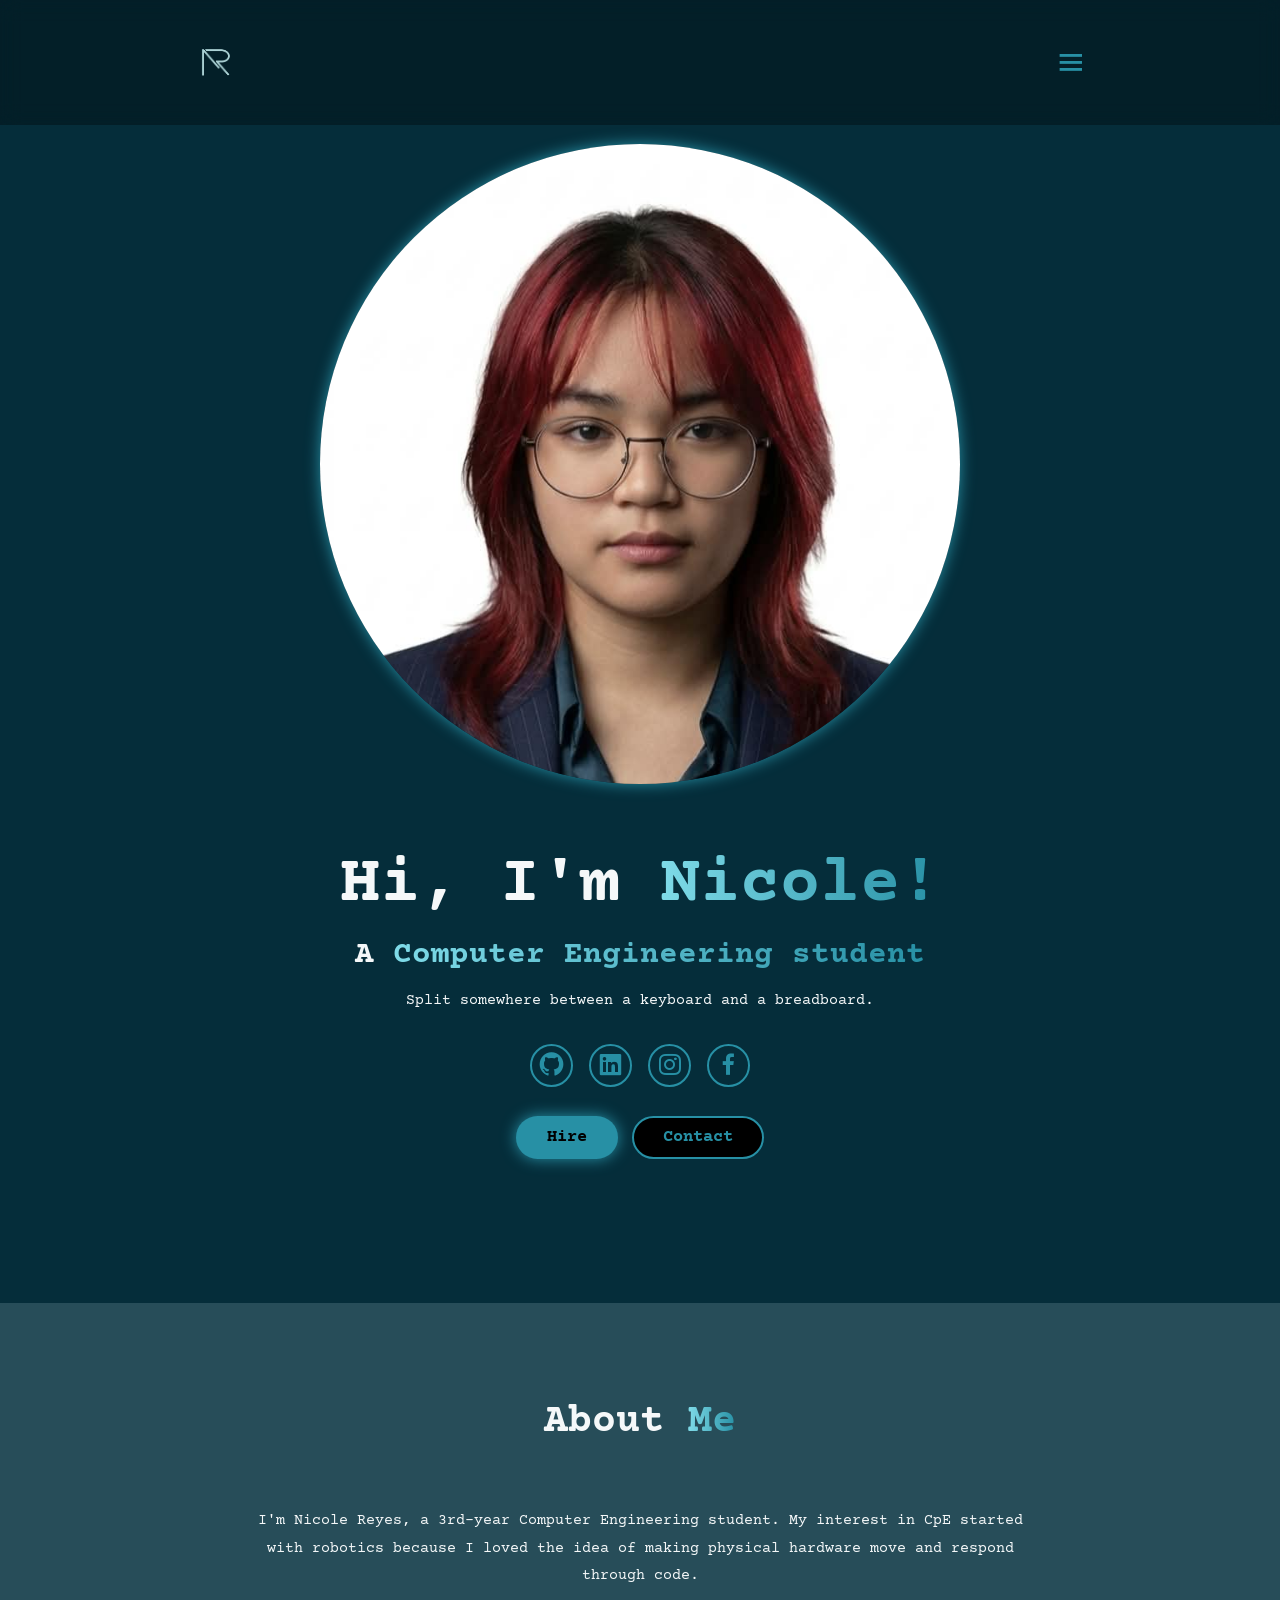
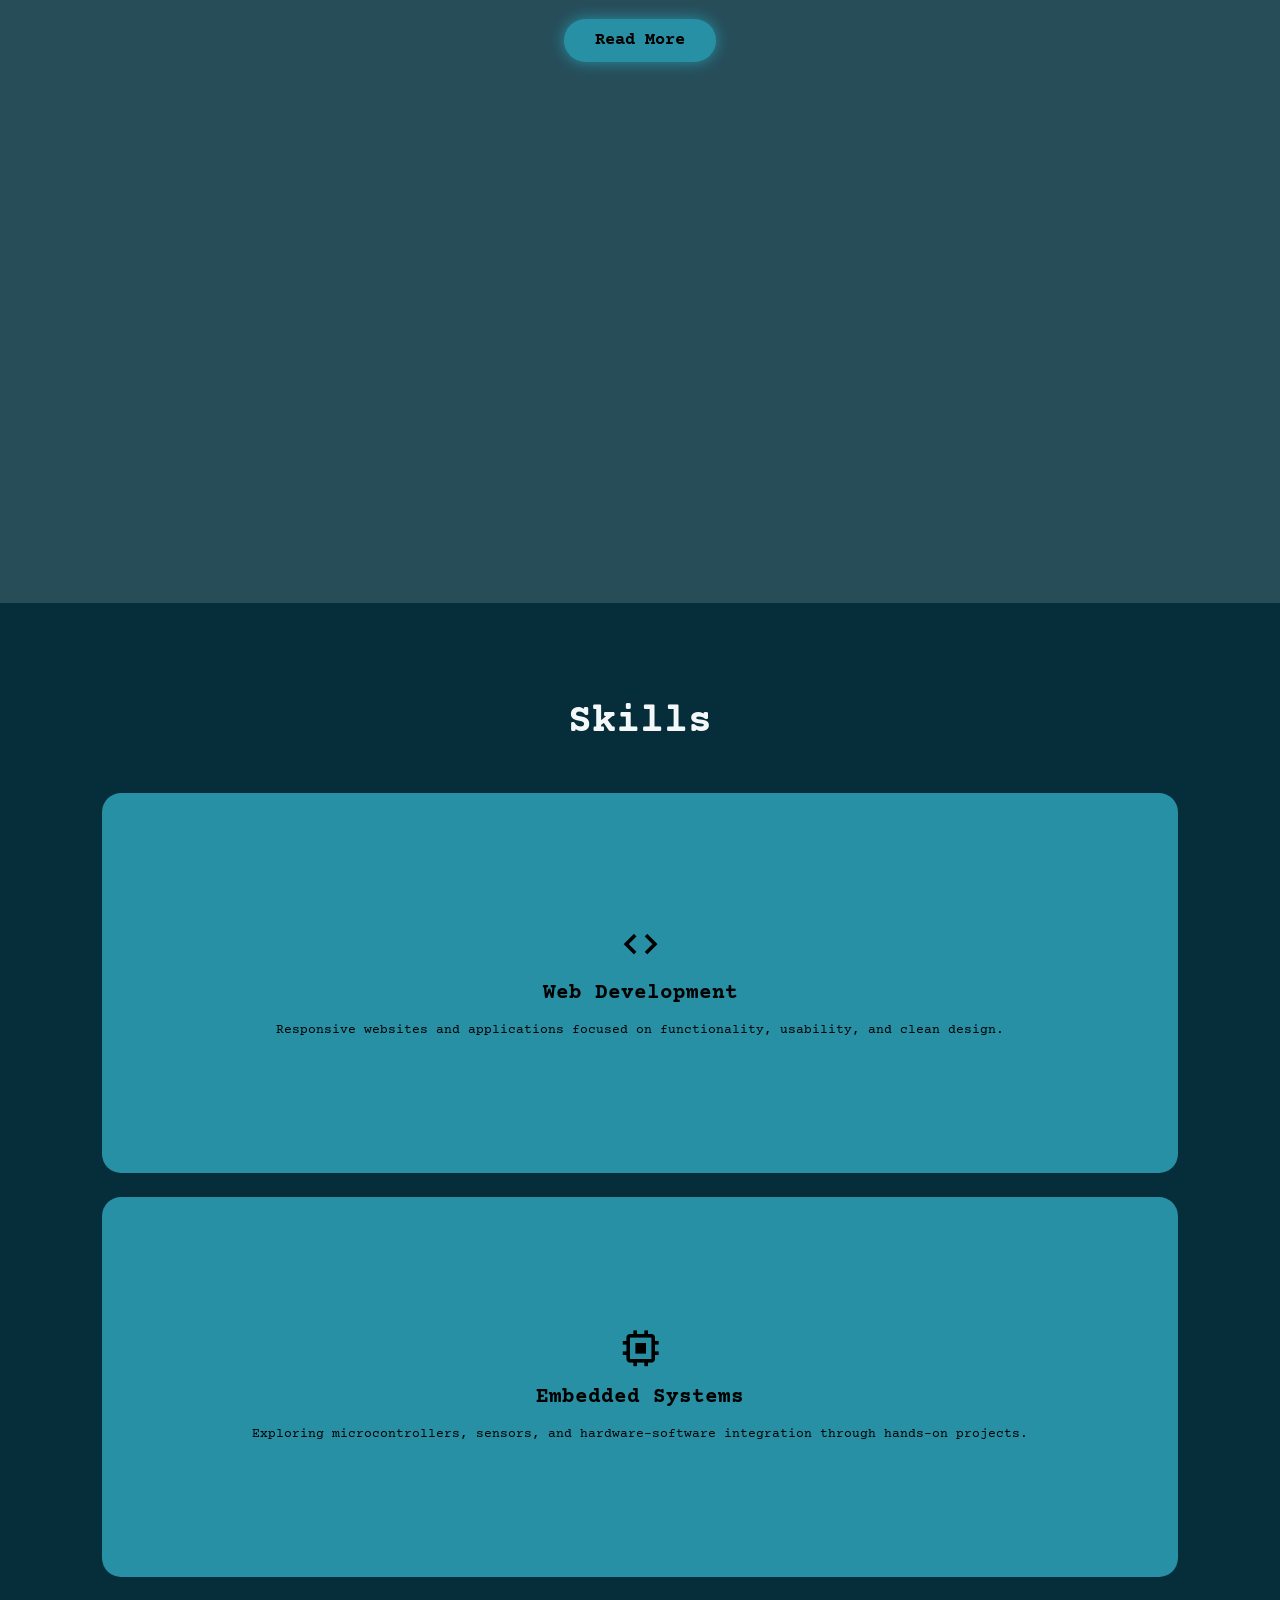
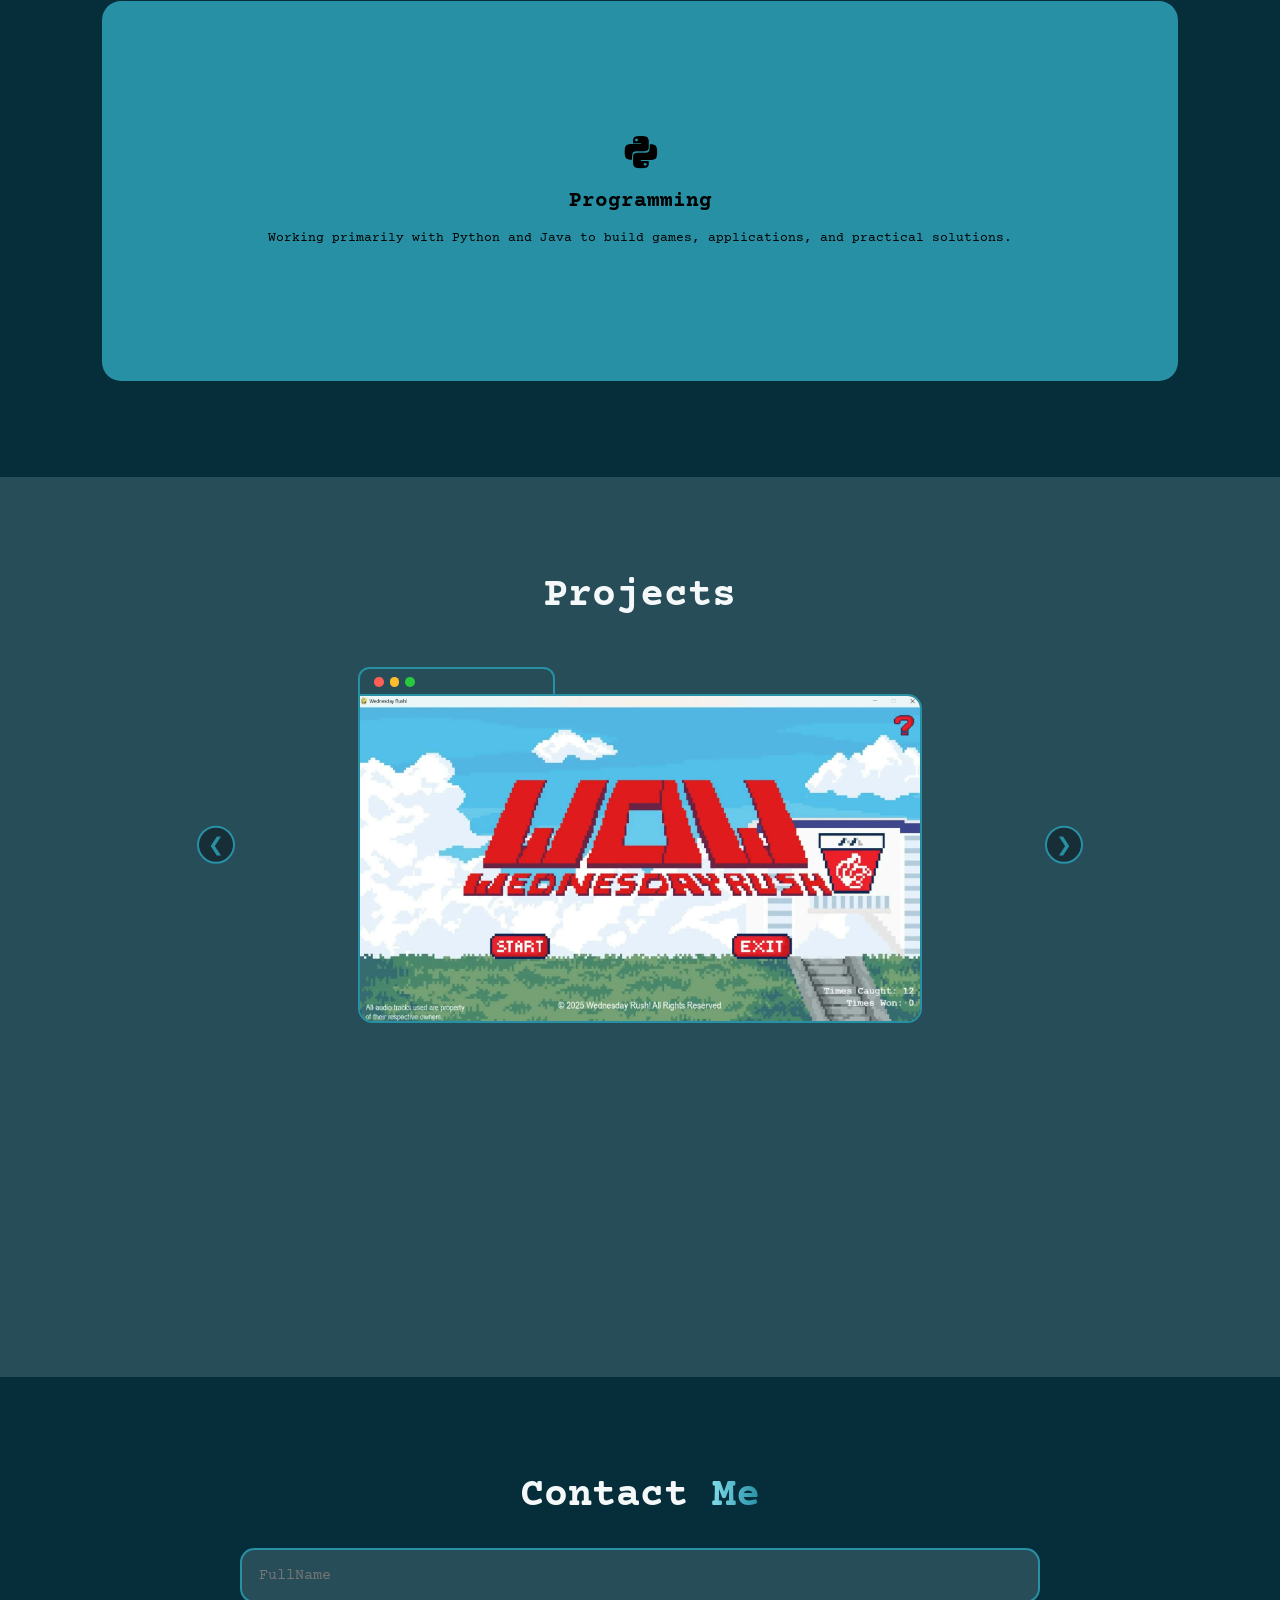
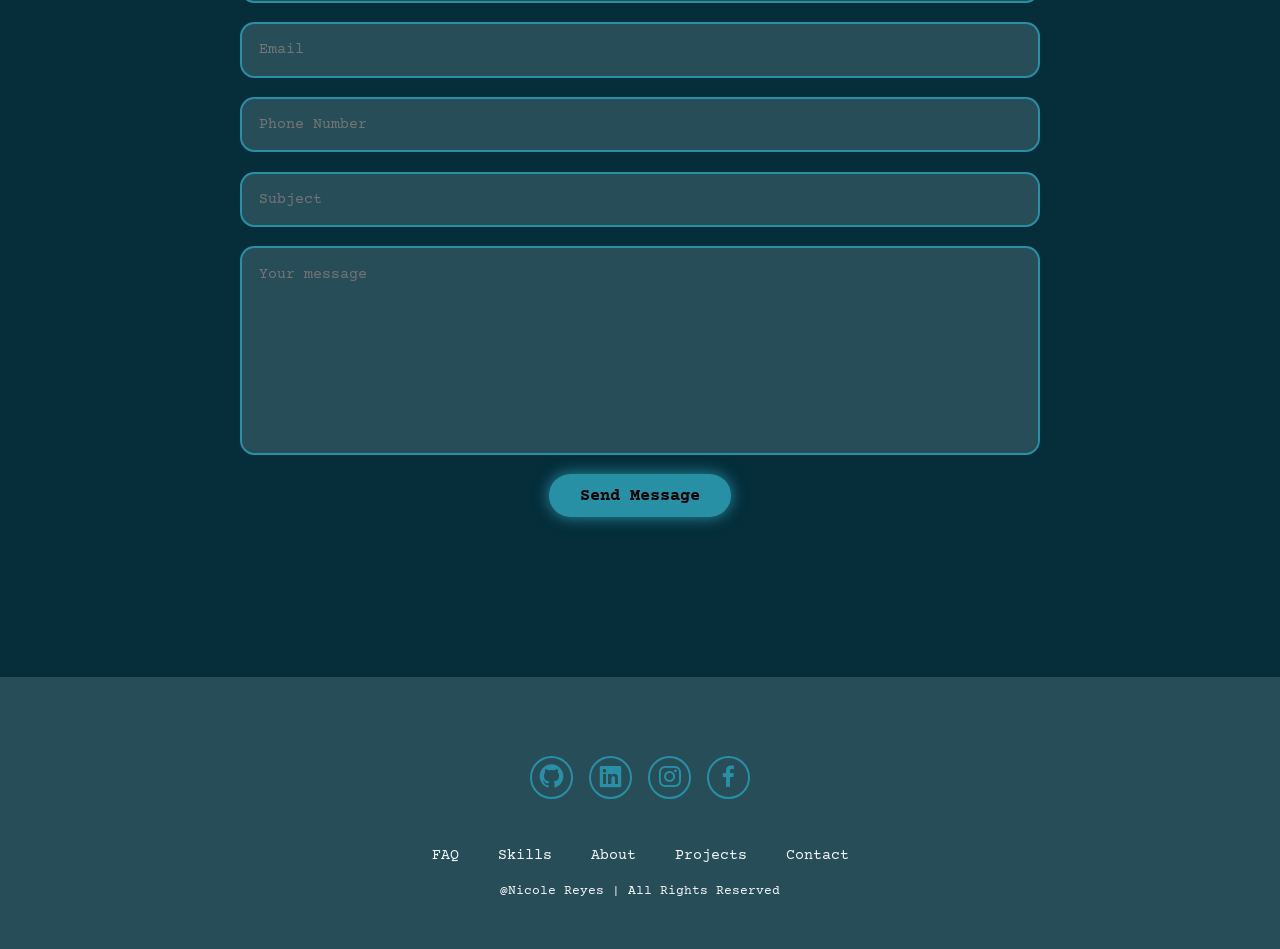
<file: index.html>
<!DOCTYPE html>
<html lang="en">
  <head>
    <meta charset="UTF-8" />
    <meta name="viewport" content="width=device-width, initial-scale=1.0" />
    <title>Nicole Reyes Portfolio</title>
    <link rel="stylesheet" href="style.css" />
    <link
      href="https://unpkg.com/boxicons@2.1.4/css/boxicons.min.css"
      rel="stylesheet"
    />
  </head>
  <body>
    <header class="header">

      <a href="#home" class="logo">
        <img src="logo.png" alt="Nicole Reyes Logo">
      </a>

      <i class="bx bx-menu" id="menu-icon"></i>
      <nav class="navbar">
        <a href="#home">Home</a>
        <a href="#about">About</a>
        <a href="#skills">Skills</a>
        <a href="#projects">Projects</a>
      </nav>
      <a href="#contact" class="gradient-btn">
        Contact Me
      </a>

    </header>

    <section class="home" id="home">
      <div class="home-content">
        <h1>Hi, I'm <span>Nicole!</span></h1>
        <h2>
          A <span>Computer Engineering student</span>
        </h2>
        <p>Split somewhere between a keyboard and a breadboard.</p>
        <div class="social-icons">
          <a href="https://github.com/nixolotl" target="_blank">
            <i class="bx bxl-github"></i>
          </a>
          <a href="https://www.linkedin.com/in/nicole-helene-reyes-210616328" target="_blank">
            <i class="bx bxl-linkedin-square"></i>
          </a>
          <a href="https://www.instagram.com/_nikolayan" target="_blank">
            <i class="bx bxl-instagram"></i>
          </a>
          <a href="https://web.facebook.com/nicole.reyes.531286" target="_blank">
            <i class="bx bxl-facebook"></i>
          </a>
        </div>
        <div class="btn-group">
          <a href="#contact" class="btn">Hire</a>
          <a href="#contact" class="btn">Contact</a>
        </div>
      </div>
      <div class="home-img">
        <img src="image.jpg" alt="">
      </div>
    </section>

    <section class="about" id="about">
      <h2 class="heading">About <span>Me</span></h2>

      <div class="about-content">
        <p>
          I'm Nicole Reyes, a 3rd-year Computer Engineering student. My interest in CpE started with robotics because I loved the idea of making physical hardware move and respond through code.
        </p>

        <div class="about-more" id="aboutMore">
          <p>
            Over the last three years, my coursework has helped me build software across Python and Java, ranging from 2D games to full-stack web applications. I enjoy taking real-life situations and turning them into practical projects.
          </p>
          <p>
            My main motivation in Computer Engineering is hardware-software integration. While most of my listed projects are software-focused, I am actively learning embedded systems and microcontroller programming through my CpE lab work.
          </p>
        </div>

        <button class="btn" id="readMoreBtn" type="button">Read More</button>
      </div>
    </section>

    <section class="services" id="skills">
      <h2 class="heading">Skills</h2>
      <div class="services-container">
        <div class="service-box">
          <div class="service-info">
            <i class="bx bx-code"></i>
            <h4>Web Development</h4>
            <p>Responsive websites and applications focused on functionality, usability, and clean design.</p>
          </div>
        </div>

        <div class="service-box">
          <div class="service-info">
            <i class="bx bx-chip"></i>
            <h4>Embedded Systems</h4>
            <p>Exploring microcontrollers, sensors, and hardware-software integration through hands-on projects.</p>
          </div>
        </div>

        <div class="service-box">
          <div class="service-info">
            <i class="bx bxl-python"></i>
            <h4>Programming</h4>
            <p>Working primarily with Python and Java to build games, applications, and practical solutions.</p>
          </div>
        </div>
      </div>
    </section>

    <section class="projects" id="projects">
      <h2 class="heading">Projects</h2>

      <div class="project-carousel">
        <button class="carousel-arrow" id="prevProject">&#10094;</button>

        <div class="carousel-track">
          <div class="carousel-slide side" id="slidePrev">
            <div class="folder-tab"><span class="dot red"></span><span class="dot yellow"></span><span class="dot green"></span></div>
            <div class="folder-body">
              <img id="imgPrev" src="" alt="">
            </div>
          </div>

          <div class="carousel-slide active" id="slideActive">
            <div class="folder-tab"><span class="dot red"></span><span class="dot yellow"></span><span class="dot green"></span></div>
            <div class="folder-body">
              <img id="imgActive" src="" alt="">
              <div class="slide-overlay">
                <h3 id="titleActive"></h3>
                <p id="descActive"></p>
                <div class="overlay-btns">
                  <a id="linkActive" href="#" class="btn" target="_blank">Review Project</a>
                </div>
              </div>
            </div>
          </div>

          <div class="carousel-slide side" id="slideNext">
            <div class="folder-tab"><span class="dot red"></span><span class="dot yellow"></span><span class="dot green"></span></div>
            <div class="folder-body">
              <img id="imgNext" src="" alt="">
            </div>
          </div>
        </div>

        <button class="carousel-arrow" id="nextProject">&#10095;</button>
      </div>
    </section>

    <section class="contact" id="contact">
      <h2 class="heading"> Contact <span>Me</span></h2>
      <form action="https://formspree.io/f/xjykveee" method="POST">

        <div class="input-group">
          <div class="input-box">
            <input type="text" name="fullname" placeholder="FullName">
            <input type="email" name="email" placeholder="Email">
          </div>

          <div class="input-box">
            <input type="tel" name="phone" placeholder="Phone Number">
            <input type="text" name="subject" placeholder="Subject">
          </div>
        </div>

        <div class="input-group-2">
          <textarea name="message" placeholder="Your message" cols="30" rows="10"></textarea>
          <input type="submit" value="Send Message" class="btn">
        </div>
      </form>
    </section>

    <footer class="footer">
      <div class="social-icons">
        <a href="https://github.com/nixolotl" target="_blank">
          <i class="bx bxl-github"></i>
        </a>
        <a href="https://www.linkedin.com/in/nicole-helene-reyes-210616328" target="_blank">
          <i class="bx bxl-linkedin-square"></i>
        </a>
        <a href="https://www.instagram.com/_nikolayan" target="_blank">
          <i class="bx bxl-instagram"></i>
        </a>
        <a href="https://web.facebook.com/nicole.reyes.531286" target="_blank">
          <i class="bx bxl-facebook"></i>
        </a>
      </div>

      <ul class="list">
        <li><a href="#">FAQ</a></li>
        <li><a href="#skills">Skills</a></li>
        <li><a href="#about">About</a></li>
        <li><a href="#projects">Projects</a></li>
        <li><a href="#contact">Contact</a></li>
      </ul>

      <p class="copyright">
        @Nicole Reyes | All Rights Reserved
      </p>

    </footer>

    <script src="script.js"></script>
  </body>
</html>
</file>
<file: style.css>
@font-face {
  font-family: 'Courier Prime';
  src: url('CourierPrime-Regular.ttf') format('truetype');
  font-weight: 400;
  font-style: normal;
}

@font-face {
  font-family: 'Courier Prime';
  src: url('CourierPrime-Bold.ttf') format('truetype');
  font-weight: 700;
  font-style: normal;
}

* {
  margin: 0;
  padding: 0;
  box-sizing: border-box;
  text-decoration: none;
  scroll-behavior: smooth;
  font-family: "Courier Prime", monospace;
}

:root {
  --bg-color: #052d3a;
  --second-bg-color: #274d59;
  --text-color: #f5f8f9;
  --main-color: #2790a5;
}

h1, h2, h3, h4, .heading {
  font-weight: 700;
}

span {
  font-family: inherit;
  background: linear-gradient(270deg, #2790a5 0%, #7fdbe8 100%);
  -webkit-background-clip: text;
  background-clip: text;
  color: transparent;
}

html {
  font-size: 60%;
  overflow-x: hidden;
}

body {
  background: var(--bg-color);
  color: var(--text-color);
  overflow-x: hidden;
}

.header {
  position: fixed;
  width: 100%;
  top: 0;
  left: 0;
  padding: 4rem 15%;
  background: rgba(0,0,0,0.3);
  backdrop-filter: blur(10px);
  display: flex;
  justify-content: space-between;
  align-items: center;
  z-index: 1000;
}

#menu-icon {
  font-size: 3.5rem;
  color: var(--main-color);
  display: none;
}

.logo{
  cursor: pointer;
  transition: 0.3s ease-in-out;
}

.logo img{
  height: 5rem;
  width: auto;
  display: block;
}

.logo:hover {
  transform: scale(1.05);
}

.navbar a {
  font-size: 1.8rem;
  color: var(--text-color);
  margin-left: 4rem;
  font-weight: 500;
  transition: 0.3s ease-in-out;
  border-bottom: 3px solid transparent;
}

.navbar a:hover {
  color: var(--main-color);
  border-bottom: 3px solid var(--main-color);
}

.gradient-btn {
  display: inline-block;
  font-size: 1.8rem;
  padding: 1rem 2rem;
  border-radius: 3rem;
  background: linear-gradient(270deg, #2790a5 0%, #7fdbe8 100%);
  letter-spacing: 1px;
  cursor: pointer;
  transition: 0.3s ease-in-out;
  color: #052d3a;
  border: none;
  white-space: nowrap;
  font-weight: 700;
}

.gradient-btn:hover {
  transform: scale(1.05);
}

section {
  min-height: 100vh;
  padding: 10rem 15%;
}

.home {
  display: flex;
  align-items: center;
  justify-content: center;
  gap: 10rem;
}

.home-content {
  display: flex;
  flex-direction: column;
  align-items: flex-end;
  text-align: right;
}

/* CHANGE: clamp() so hero text scales smoothly on every screen width
   instead of only shrinking at the 1285px breakpoint */
.home-content h1 {
  font-size: clamp(4rem, 9vw, 7rem);
  margin-top: 1.5rem;
  line-height: 1.1;
}

.home-content h2 {
  margin: 1.5rem 0;
  font-size: clamp(2.2rem, 4.5vw, 3.2rem);
}

.home-content p {
  font-size: 1.6rem;
  font-weight: 400;
  line-height: 1.8;
}

.home-img img {
  width: 30vw;
  height: 30vw;
  object-fit: cover;
  border-radius: 50%;
  box-shadow: 0 0 15px var(--main-color);
  transition: 0.4s ease-in-out;
}

.home-img img:hover {
  box-shadow: 0 0 15px var(--main-color),
              0 0 30px var(--main-color);
}

.social-icons a {
  display: inline-flex;
  justify-content: center;
  align-items: center;
  font-size: 3rem;
  background: transparent;
  border: 2px solid var(--main-color);
  border-radius: 50%;
  color: var(--main-color);
  margin: 3rem 0.5rem;
  transition: 0.3s ease-in-out;
  width: 4.5rem;
  height: 4.5rem;
}

.social-icons a:hover {
  color: var(--bg-color);
  background-color: var(--main-color);
  transform: scale(1.1) translateY(-3px);
  box-shadow: 0 0 12px var(--main-color);
}

.btn-group {
  display: flex;
  gap: 1.5rem;
}

.btn {
  display: inline-block;
  padding: 1rem 3rem;
  background-color: var(--main-color);
  box-shadow: 0 0 15px var(--main-color);
  border-radius: 3rem;
  font-size: 1.8rem;
  color: black;
  border: 2px solid transparent;
  font-weight: 700;
  transition: 0.3s ease-in-out;
  cursor: pointer;
}

.btn:hover {
  transform: scale(1.05);
  box-shadow: 0 0 20px var(--main-color);
}

.btn-group a:nth-of-type(2) {
  background-color: black;
  color: var(--main-color);
  border: 2px solid var(--main-color);
  box-shadow: 0 0 15px transparent;
}

.btn-group a:nth-of-type(2):hover {
  box-shadow: 0 0 15px var(--main-color);
  background-color: var(--main-color);
  color: black;
}

.about {
  display: flex;
  flex-direction: column;
  align-items: center;
  background: var(--second-bg-color);
}

.about-content{
  max-width: 800px;
  text-align: center;
}

.about-content p {
  font-size: 1.6rem;
  line-height: 1.8;
  margin-top: 1.5rem;
}

.about-more {
  display: none;
}

.about-more.show {
  display: block;
}

.about-more p {
  margin-top: 1.5rem;
}

.about-content .btn {
  margin: 3rem 0;
}

::-webkit-scrollbar {
  width: 12px;
}

::-webkit-scrollbar-thumb {
  background-color: var(--main-color);
}

::-webkit-scrollbar-track {
  background-color: var(--bg-color);
}

.heading {
  text-align: center;
  font-size: clamp(3rem, 6vw, 4.2rem);
  margin-bottom: 5rem;
}

.services {
  background-color: var(--bg-color);
  padding: 10rem 8%;
}

.services h2 {
  color: var(--text-color);
}

.services-container {
  display: grid;
  grid-template-columns: repeat(3, minmax(280px, 1fr));
  align-items: center;
  gap: 2.5rem;
}

.service-box {
  display: flex;
  justify-content: center;
  align-items: center;
  background-color: var(--main-color);
  height: 380px;
  border-radius: 2rem;
  cursor: pointer;
  border: 2px solid transparent;
  transition: 0.4s ease-in-out;
}

.service-box:hover {
  background: var(--second-bg-color);
  border: 2px solid var(--main-color);
  transform: translateY(-5px);
}

.service-info {
  display: flex;
  flex-direction: column;
  text-align: center;
  justify-content: center;
  align-items: center;
  padding: 3rem;
  color: black;
}

.service-box:hover .service-info {
  color: var(--text-color);
}

.service-info h4 {
  font-size: 2.2rem;
  margin: 1.5rem 0;
}

.service-info p {
  font-size: 1.4rem;
  font-weight: 400;
  line-height: 1.7;
}

.service-info i {
  font-size: 4.5rem;
  color: black;
}

.service-box:hover .service-info i {
  color: var(--main-color);
}

.projects {
  background-color: var(--second-bg-color);
}

.project-carousel {
  position: relative;
  display: flex;
  align-items: center;
  justify-content: center;
  gap: 2rem;
  max-width: 1100px;
  width: 100%;
  margin: 0 auto;
  overflow: hidden; /* keeps oversized images from breaking the page layout */
}

.carousel-track {
  display: flex;
  align-items: center;
  justify-content: center;
  gap: 2rem;
  width: 100%;
}

.carousel-slide {
  display: flex;
  flex-direction: column;
  transition: transform 0.4s ease, opacity 0.4s ease, filter 0.4s ease;
  max-width: 100%;
}

.carousel-slide.side {
  opacity: 0.4;
  transform: scale(0.8);
  filter: blur(1px);
}

.carousel-slide.active {
  opacity: 1;
  transform: scale(1);
  z-index: 2;
  max-width: 100%;
}

.folder-tab {
  width: 35%;
  height: 3rem;
  background: var(--second-bg-color);
  border: 2px solid var(--main-color);
  border-bottom: none;
  border-radius: 1.2rem 1.2rem 0 0;
  display: flex;
  align-items: center;
  gap: 0.6rem;
  padding-left: 1.5rem;
}

.dot {
  width: 1rem;
  height: 1rem;
  border-radius: 50%;
  flex-shrink: 0;
}
.dot.red { background: #ff5f56; }
.dot.yellow { background: #ffbd2e; }
.dot.green { background: #27c93f; }

.folder-body {
  position: relative;
  width: fit-content;
  height: fit-content;
  max-width: 100%;
  background: var(--bg-color);
  border: 2px solid var(--main-color);
  border-radius: 0 1.5rem 1.5rem 1.5rem;
  margin-top: -2px;
  overflow: hidden;
  transition: opacity 0.25s ease;
}

/* CHANGE: viewport-relative caps so the image can never be wider/taller
   than the screen, instead of the old fixed 400px/560px values */
.folder-body img {
  display: block;
  max-height: min(340px, 42vh);
  max-width: min(400px, 78vw);
  width: auto;
  height: auto;
  object-fit: contain;
}

.folder-body.swapping {
  opacity: 0;
}

.slide-overlay {
  position: absolute;
  inset: 0;
  background: rgba(0,0,0,0.85);
  display: flex;
  flex-direction: column;
  align-items: center;
  justify-content: center;
  text-align: center;
  gap: 1.5rem;
  padding: 2.5rem;
  opacity: 0;
  transition: 0.3s ease-in-out;
}

.carousel-slide.active:hover .slide-overlay {
  opacity: 1;
}

.slide-overlay h3 {
  font-size: 2.2rem;
}

.slide-overlay p {
  font-size: 1.4rem;
  line-height: 1.6;
}

.overlay-btns {
  display: flex;
  gap: 1rem;
  flex-wrap: wrap;
  justify-content: center;
}

.overlay-btns .btn {
  padding: 1rem 2rem;
  font-size: 1.4rem;
}

/* CHANGE: same vw-based cap for the active (larger) slide */
.carousel-slide.active .folder-body img {
  max-height: min(460px, 50vh);
  max-width: min(560px, 85vw);
}

.carousel-arrow {
  position: absolute;
  top: 50%;
  transform: translateY(-50%);
  z-index: 10;
  background: rgba(0,0,0,0.4);
  border: 2px solid var(--main-color);
  color: var(--main-color);
  font-size: 2rem;
  width: 4rem;
  height: 4rem;
  min-width: 4rem;
  border-radius: 50%;
  cursor: pointer;
  transition: 0.3s ease;
}

#prevProject { left: 0.5rem; }
#nextProject { right: 0.5rem; }

.carousel-arrow:hover {
  background: var(--main-color);
  color: var(--bg-color);
}

.contact {
  background-color: var(--bg-color);
}

.contact h2 {
  margin-bottom: 3rem;
  color: var(--text-color);
}

.contact form {
  display: flex;
  flex-direction: column;
  gap: 2rem;
  max-width: 800px;
  margin: 0 auto;
}

.contact form .input-group {
  display: flex;
  gap: 2rem;
}

.contact form .input-box {
  flex: 1;
  display: flex;
  flex-direction: column;
  gap: 2rem;
}

.contact form .input-box input,
.contact form textarea {
  width: 100%;
  padding: 1.8rem;
  font-size: 1.6rem;
  color: var(--text-color);
  background-color: var(--second-bg-color);
  border-radius: 1.5rem;
  border: 2px solid var(--main-color);
  resize: none;
}

.contact form .input-group-2 {
  display: flex;
  flex-direction: column;
  align-items: center;
  gap: 2rem;
}

.footer {
  background-color: var(--second-bg-color);
  padding: 50px 0;
}

.footer .social-icons {
  text-align: center;
}

.footer ul {
  text-align: center;
  font-size: 1.6rem;
  margin: 2rem 0;
  list-style: none;
}

.footer ul li {
  display: inline-block;
  margin: 0 15px;
}

.footer ul li a {
  color: var(--text-color);
  border-bottom: 3px solid transparent;
  transition: 0.3s ease-in-out;
}

.footer ul li a:hover {
  border-bottom: 3px solid var(--main-color);
}

.footer .copyright {
  text-align: center;
  font-size: 1.4rem;
  color: var(--text-color);
}

@media(max-width: 1285px) {
  #menu-icon {
    display: block;
  }
  .navbar {
    position: absolute;
    top: 100%;
    right: 0;
    width: 50%;
    padding: 1rem 3rem;
    background: rgba(0,0,0,0.9);
    border-bottom-left-radius: 2rem;
    border-left: 2px solid var(--main-color);
    border-bottom: 2px solid var(--main-color);
    display: none;
  }
  .navbar a {
    display: block;
    font-size: 2rem;
    margin: 3rem 0;
    color: var(--text-color);
  }
  .navbar.active {
    display: block;
  }
  .gradient-btn {
    display: none;
  }
  .home {
    flex-direction: column-reverse;
    margin: 5rem 0;
    gap: 5rem;
  }
  .home-content {
    align-items: center;
    text-align: center;
  }
  .home-img img {
    width: 50vw;
    height: 50vw;
  }
  .services-container {
    grid-template-columns: 1fr;
  }
  .contact form .input-group {
    flex-direction: column;
  }
  .carousel-slide.side{
    display: none; /* hide side previews on small screens so it doesn't overflow */
  }
}

/* CHANGE: new phone-specific pass, targeted mainly at the projects carousel */
@media(max-width: 600px) {
  section {
    padding: 8rem 6%;
  }
  .header {
    padding: 2.5rem 6%;
  }
  .home-img img {
    width: 60vw;
    height: 60vw;
  }
  .navbar {
    width: 75%;
  }

  /* Projects carousel */
  .project-carousel {
    padding: 0 1rem;
  }
  .folder-tab {
    width: 50%;
    height: 2.4rem;
  }
  .carousel-slide.active .folder-body img {
    max-height: min(320px, 40vh);
    max-width: 72vw;
  }
  .carousel-arrow {
    width: 3.2rem;
    height: 3.2rem;
    min-width: 3.2rem;
    font-size: 1.6rem;
  }
  #prevProject { left: 0; }
  #nextProject { right: 0; }
  .slide-overlay {
    padding: 1.5rem;
    gap: 1rem;
  }
  .slide-overlay h3 {
    font-size: 1.8rem;
  }
  .slide-overlay p {
    font-size: 1.3rem;
  }
  .overlay-btns .btn {
    padding: 0.8rem 1.6rem;
    font-size: 1.3rem;
  }

  .service-box {
    height: 300px;
  }
  .contact form .input-box input,
  .contact form textarea {
    padding: 1.4rem;
  }
}
</file>
